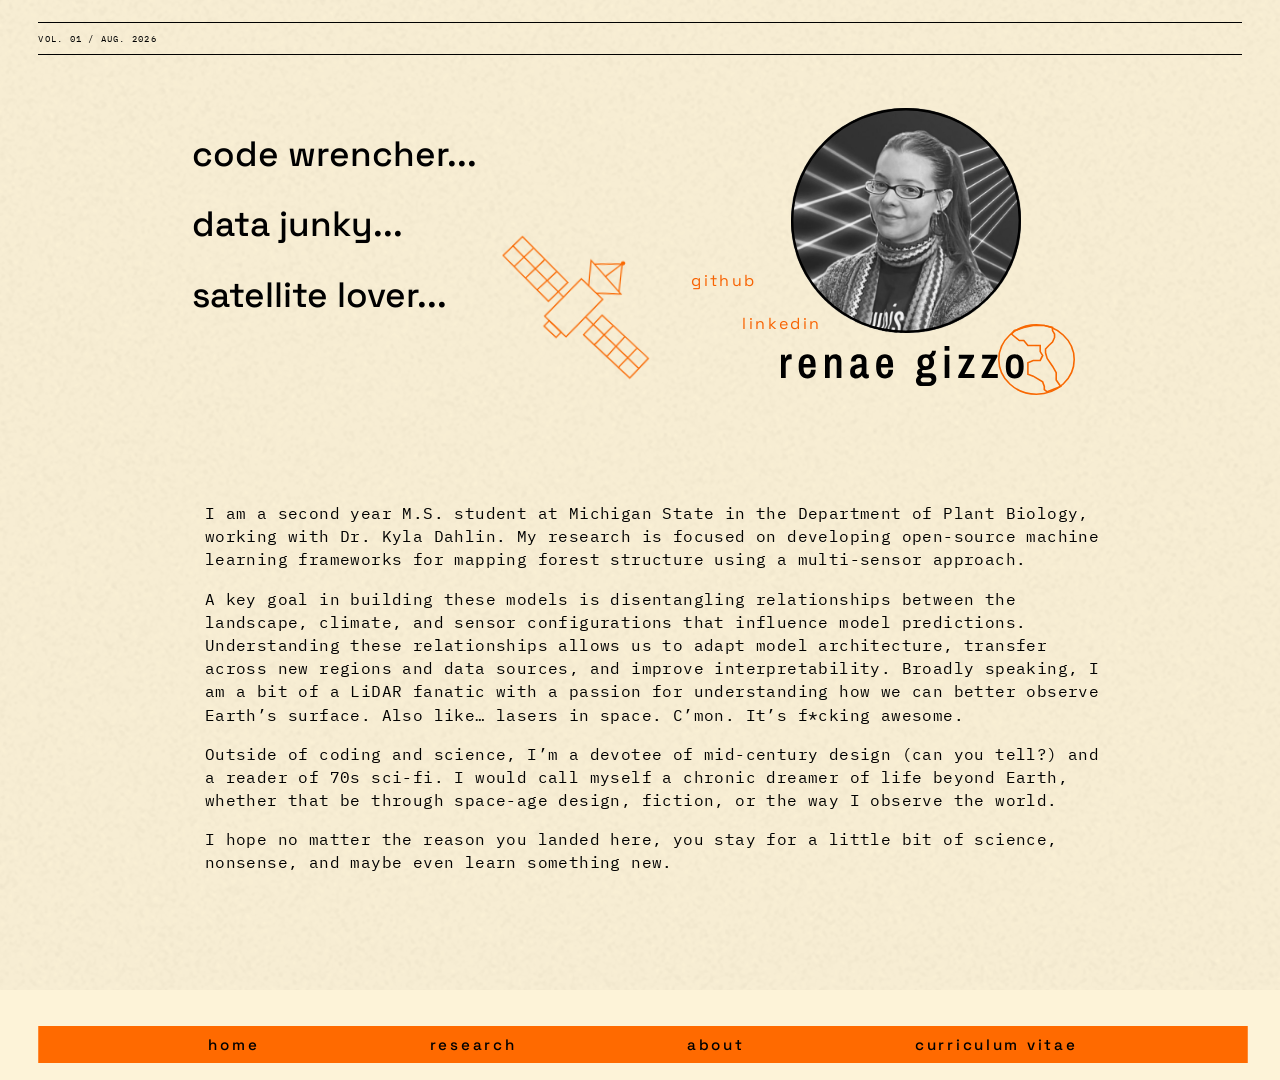
<file: about.html>
<!DOCTYPE html>
<html lang="en">

<head>
  <meta charset="UTF-8">
  <meta name="viewport" content="width=device-width, initial-scale=1.0">

  <title> Renae Gizzo | About </title>

  <link rel="stylesheet" href="css/style.css">

  <link rel="preconnect" href="https://fonts.googleapis.com">
  <link rel="preconnect" href="https://fonts.gstatic.com" crossorigin>

  <link
    href="https://fonts.googleapis.com/css2?family=IBM+Plex+Mono:wght@300;400&family=Space+Grotesk:wght@300;400;500;700&display=swap"
    rel="stylesheet">
</head>

<body>
  <main class="about-page">

  <div class="issue-tag">
    VOL. 01 / AUG. 2026
  </div>

  <div class="issue-line issue-line-top"></div>
  <div class="issue-line issue-line-bottom"></div>
      
    <img src="assets/SVG/link-bar.svg" class="geometry link-bar" alt="">
    <img src="assets/SVG/headshot-border.svg" class="about-headshot-border" alt="">
    <img src="assets/images/headshot.png" class="about-headshot" alt="">
    <img src="assets/SVG/earth-drawing.svg" class="about-earth" alt="">
    <img src="assets/SVG/about-name.svg" class="about-name" alt="">
   
    <div class="about-satellite-wrapper">
      <img
        src="assets/SVG/satellite-drawing.svg"
        class="about-satellite"
        alt=""
      >

      <div class="signal-pulse">
        <span class="pulse-dot dot-1"></span>
        <span class="pulse-dot dot-2"></span>
        <span class="pulse-dot dot-3"></span>
      </div>
    </div>
    
    <div class="about-tagline">
      code wrencher...<br>
      data junky...<br>
      satellite lover...
    </div>

    <section class="about-bio">
      <p>
       I am a second year M.S. student at Michigan State 
       in the Department of Plant Biology, working with 
       Dr. Kyla Dahlin. My research is focused on developing 
       open-source machine learning frameworks for mapping 
       forest structure using a multi-sensor approach. 
      </p>

      <p>
        A key goal in building these models is disentangling relationships 
        between the landscape, climate, and sensor configurations that 
        influence model predictions. Understanding these relationships allows 
        us to adapt model architecture, transfer across new regions and data 
        sources, and improve interpretability. Broadly speaking, I am a bit 
        of a LiDAR fanatic with a passion for understanding how we can  
        better observe Earth’s surface. Also like… lasers in space. 
        C’mon. It’s f*cking awesome.
      </p>

      <p>
        Outside of coding and science, I’m a devotee of mid-century design 
        (can you tell?) and a reader of 70s sci-fi. I would call myself a 
        chronic dreamer of life beyond Earth, whether that be through space-age 
        design, fiction, or the way I observe the world.

      </p>
  
      <p>
        I hope no matter the reason you landed here, you stay for a little bit 
        of science, nonsense, and maybe even learn something new.

      </p>

    </section>

    <nav class="linkedin">
      <a href="https://www.linkedin.com/in/renae-gizzo-34813b3a5 ">Linkedin</a>
     </nav>

    <nav class="github">
      <a href="https://github.com/rgizzo">GitHub</a>
    </nav>

    <nav class="site-nav">
      <a href="index.html">home</a>
      <a href="#">research</a>
      <a href="about.html">about</a>
      <a href="docs/GIZZO_CV_2026.pdf">curriculum vitae</a>
    </nav>

    <script src="js/script.js"></script>
  </main>
</body>
</html>
</file>
<file: css/style.css>
/* =========================
   GLOBAL
   ========================= */

html,
body {
  margin: 0;
  width: 100%;
  min-height: 100%;
  background-color: #fdf3d8;
}

body {
  position: relative;
}

body::after {
  content: "";
  position: fixed;
  left: -10vw;
  top: -10vh;
  width: 120vw;
  height: 120vh;
  background-image: url("../assets/textures/noise_layer.png");
  background-size: cover;
  background-position: center;
  opacity: 0.85;
  mix-blend-mode: multiply;
  pointer-events: none;
  z-index: 99999;
  animation: noise-shift 0.95s steps(1) infinite;
}

@keyframes noise-shift {
  0% {
    transform: translate(0, 0) scaleX(1);
  }

  25% {
    transform: translate(-2vw, 1vh) scaleX(-1);
  }

  50% {
    transform: translate(1vw, -2vh) scaleY(-1);
  }

  75% {
    transform: translate(-1vw, 2vh) scale(-1, -1);
  }

  100% {
    transform: translate(0, 0) scaleX(1);
  }
}

.homepage {
  position: relative;
  width: 100%;
  max-width: 1280px;
  aspect-ratio: 1280 / 1080;
  margin: 0 auto;
  overflow: hidden;
  z-index: 1;
}

.homepage img {
  position: absolute;
}

.page-background {
  position: absolute;
  inset: 0;
  width: 100%;
  height: 100%;
  object-fit: cover;
  z-index: 0;
}

.issue-tag {
  position: absolute;
  left: 3%;
  top: 3%;
  width: 300px;
  font-family: 'IBM Plex Mono', monospace;
  font-size: 0.55rem;
  letter-spacing: 0.14em;
  line-height: 1.5;
  text-transform: uppercase;
  z-index: 50;
}

.issue-line {
  position: absolute;
  left: 3%;
  width: 94%;
  height: 1px;
  background: black;
  z-index: 50;
}

.issue-line-top {
  top: 2%;
}

.issue-line-bottom {
  top: 5%;
}
.issue-text {
  padding: 5px 0;
}

/* =========================
   HOMEPAGE
   ========================= */

.earth-rectangle {
  width: 11.25%;
  left: 0.55%;
  top: 30.83%;
  z-index: 2;
}

.earth {
  width: 18.59%;
  left: 8.13%;
  top: 44.44%;
}

.earth-line {
  width: 18.59%;
  left: 7.42%;
  top: 33.7%;
}

.name {
  width: 52.8%;
  left: 22.42%;
  top: 9.41%;
}

.group-lines {
  width: 37.5%;
  left: 14.3%;
  top: 31.85%;
}

.name-line {
  width: 57.89%;
  left: 42.11%;
  top: 15.96%;
}

.link-bar {
  width: 94.53%;
  left: 2.97%;
  top: 95%;
}

.right-plane {
  width: 43.0%;
  left: 38.91%;
  top: 68.43%;
}

.left-plane {
  width: 10.73%;
  left: 38.36%;
  top: 68.61%;
}

.clouds {
  width: 34.53%;
  left: 47.81%;
  top: 70.93%;
  z-index: 1;
}

.grid {
  width: 36.17%;
  left: 47.73%;
  top: 57.69%;
  z-index: 2;
}

.rectangle-behind-me {
  width: 8.05%;
  left: 72.81%;
  top: 37.59%;
  z-index: 5;
}

.mountains-left {
  width: 21.48%;
  left: 60.7%;
  top: 57.13%;
  z-index: 3;
}

.mountains-right {
  width: 14.38%;
  left: 78.2%;
  top: 52.31%;
  z-index: 4;
}

.satellite-line {
  width: 33.58%;
  left: 8.97%;
  top: 15.96%;
  z-index: 1;
}

.topo {
  width: 6.21%;
  left: 52.19%;
  top: 41.62%;
}

.below-earth {
  width: 22.97%;
  left: 0%;
  top: 81.39%;
}

.metadata {
  position: absolute;
  font-family: 'IBM Plex Mono', monospace;
  font-size: 0.65rem;
  letter-spacing: 0.08em;
  line-height: 1.4;
  opacity: 0.7;
  width: 220px;
  white-space: nowrap;
}

.satellite-wrapper {
  position: absolute;
  width: 10.73%;
  left: 2.97%;
  top: 37.41%;
  z-index: 8;
}

.satellite-wrapper .satellite {
  position: relative;
  display: block;
  width: 100%;
  height: auto;
  z-index: 1;
}

.satellite-meta {
  position: absolute;
  top: -35px;
  left: 0px;
  z-index: 30;
  opacity: 0;
  pointer-events: none;
  transition: opacity 0.25s ease;
}

.satellite-wrapper:hover .satellite-meta {
  opacity: 0.7;
}

.plane-wrapper {
  position: absolute;
  width: 9.84%;
  left: 31.95%;
  top: 63.89%;
  z-index: 8;
}

.plane-wrapper .plane {
  position: relative;
  display: block;
  width: 100%;
  height: auto;
  z-index: 1;
}

.plane-meta {
  top: 100%;
  left: -10%;
  z-index: 30;
  opacity: 0;
  pointer-events: none;
  transition: opacity 0.25s ease;
}

.plane-wrapper:hover .plane-meta {
  opacity: 0.7;
}

.me-wrapper {
  position: absolute;
  width: 10.39%;
  left: 71.29%;
  top: 56.25%;
  z-index: 6;
}

.me-wrapper .me {
  position: relative;
  display: block;
  width: 100%;
  height: auto;
  z-index: 1;
}

.me-meta {
  position: absolute;
  left: -60%;
  top: -45%;
  z-index: 30;
  opacity: 0;
  pointer-events: none;
  transition: opacity 0.25s ease;
}

.me-wrapper:hover .me-meta {
  opacity: 0.7;
}

.site-nav {
  position: absolute;
  left: 2.97%;
  top: 95%;
  width: 94.53%;
  height: 3.5%;
  display: flex;
  justify-content: space-evenly;
  align-items: center;
  z-index: 10;
  font-family: 'Space Grotesk', sans-serif;
  font-size: 0.95rem;
  font-weight: 500;
  letter-spacing: 0.18em;
  text-transform: lowercase;
}

.site-nav a {
  color: black;
  text-decoration: none;
  transition: opacity 0.2s ease;
}

.site-nav a:hover {
  opacity: 0.6;
}

.index-status {
  position: absolute;
  left: 85%;
  top: 85%;
  font-family: 'IBM Plex Mono', monospace;
  font-size: 0.65rem;
  letter-spacing: 0.08em;
  z-index: 20;
}

#index-percent {
  display: inline-block;
  width: 3em;
  margin-left: 0.4em;
}

#index-state {
  margin-bottom: 0.5em;
}

.rotating-meta {
  position: absolute;
  left: 52%;
  top: 30%;
  font-family: 'IBM Plex Mono', monospace;
  font-size: 0.65rem;
  letter-spacing: 0.08em;
  line-height: 1.4;
  opacity: 0.7;
  z-index: 20;
  transition: none;
}


/* =========================
   ABOUT
   ========================= */

.about-page {
  position: relative;
  width: 100%;
  max-width: 1280px;
  aspect-ratio: 1280 / 1080;
  margin: 0 auto;
  overflow: hidden;
}

.about-page img {
  position: absolute;
}

.about-tagline {
  position: absolute;
  left: 15%;
  top: 11%;
  font-family: 'Space Grotesk', sans-serif;
  font-size: clamp(1.2rem, 2.75vw, 2.2rem);
  font-weight: 500;
  line-height: 2.0;
  z-index: 5;
}

.about-headshot-border {
  position: absolute;
  width: 18%;
  left: 61.8%;
  top: 10%;
  z-index: 4;
}

.about-headshot {
  position: absolute;
  width: 18%;
  left: 61.8%;
  top: 10%;
  z-index: 3;
}

.about-earth {
  position: absolute;
  width: 6%;
  left: 78%;
  top: 30%;
  z-index: 3;
}

.about-name {
  position: absolute;
  width: 19%;
  left: 61%;
  top: 32%;
  z-index: 3;
}

.about-satellite-wrapper {
  position: absolute;
  width: 12%;
  left: 37%;
  top: 20%;
  z-index: 4;
  will-change: transform;
}

.about-satellite {
  position: relative !important;
  display: block;
  width: 100%;
  height: auto;
  left: 0;
  top: 0;
  pointer-events: none;
}

.signal-pulse {
  position: absolute;
  left: 80%;
  top: 6.8%;
  width: 1px;
  height: 1px;
  transform: rotate(290deg);
  pointer-events: none;
}

.pulse-dot {
  position: absolute;
  width: 5px;
  height: 5px;
  border-radius: 50%;
  background: #ff6500;
  opacity: 0;
}

@keyframes laser-fire {
  0% {
    transform: rotate(18deg) scaleX(0);
    opacity: 0;
  }

  20% {
    transform: rotate(18deg) scaleX(1);
    opacity: 1;
  }

  70% {
    transform: rotate(18deg) scaleX(1);
    opacity: 0.8;
  }

  100% {
    transform: rotate(18deg) scaleX(0);
    opacity: 0;
  }
}

.dot-1 {
  --x: 65px;
  --y: 30px;
  animation: pulse-dot 2.4s infinite;
}

.dot-2 {
  --x: 85px;
  --y: 42px;
  animation: pulse-dot 2.4s 0.35s infinite;
}

.dot-3 {
  --x: 105px;
  --y: 55px;
  animation: pulse-dot 2.4s 0.7s infinite;
}

@keyframes pulse-dot {
  0% {
    transform: translate(0, 0) scale(0.7);
    opacity: 0;
  }

  10% {
    opacity: 0.9;
  }

  100% {
    transform: translate(var(--x), var(--y)) scale(0.2);
    opacity: 0;
  }
}

.about-bio {
  position: absolute;
  width: 70%;
  left: 16%;
  top: 45%;

  height: 42%;
  overflow-y: auto;
  overflow-x: hidden;

  font-family: 'IBM Plex Mono', monospace;
  font-size: 1rem;
  line-height: 1.45;
  letter-spacing: 0.025em;
  z-index: 5;
}

.about-bio {
  scrollbar-width: thin;
  scrollbar-color: #ff6500 transparent;
}

.about-bio::-webkit-scrollbar {
  width: 4px;
}

.about-bio::-webkit-scrollbar-track {
  background: transparent;
}

.about-bio::-webkit-scrollbar-thumb {
  background: #ff6500;
}

.github {
  position: absolute;
  width: 20%;
  left: 54%;
  top: 25%;
  z-index: 3;
}

.linkedin {
  position: absolute;
  width: 20%;
  left: 58%;
  top: 29%;
}

.github a,
.linkedin a {
  font-family: 'Space Grotesk', sans-serif;
  font-size: 1.0rem;
  letter-spacing: 0.15em;
  text-transform: lowercase;
  color: #ff6500;
  text-decoration: none;
  z-index: 3;
}

.link-bar {
  width: 94.53%;
  left: 2.97%;
  top: 95%;
}

.github a:hover {
  text-decoration: line-through;
}

.linkedin a:hover {
  text-decoration: line-through;
}
</file>
